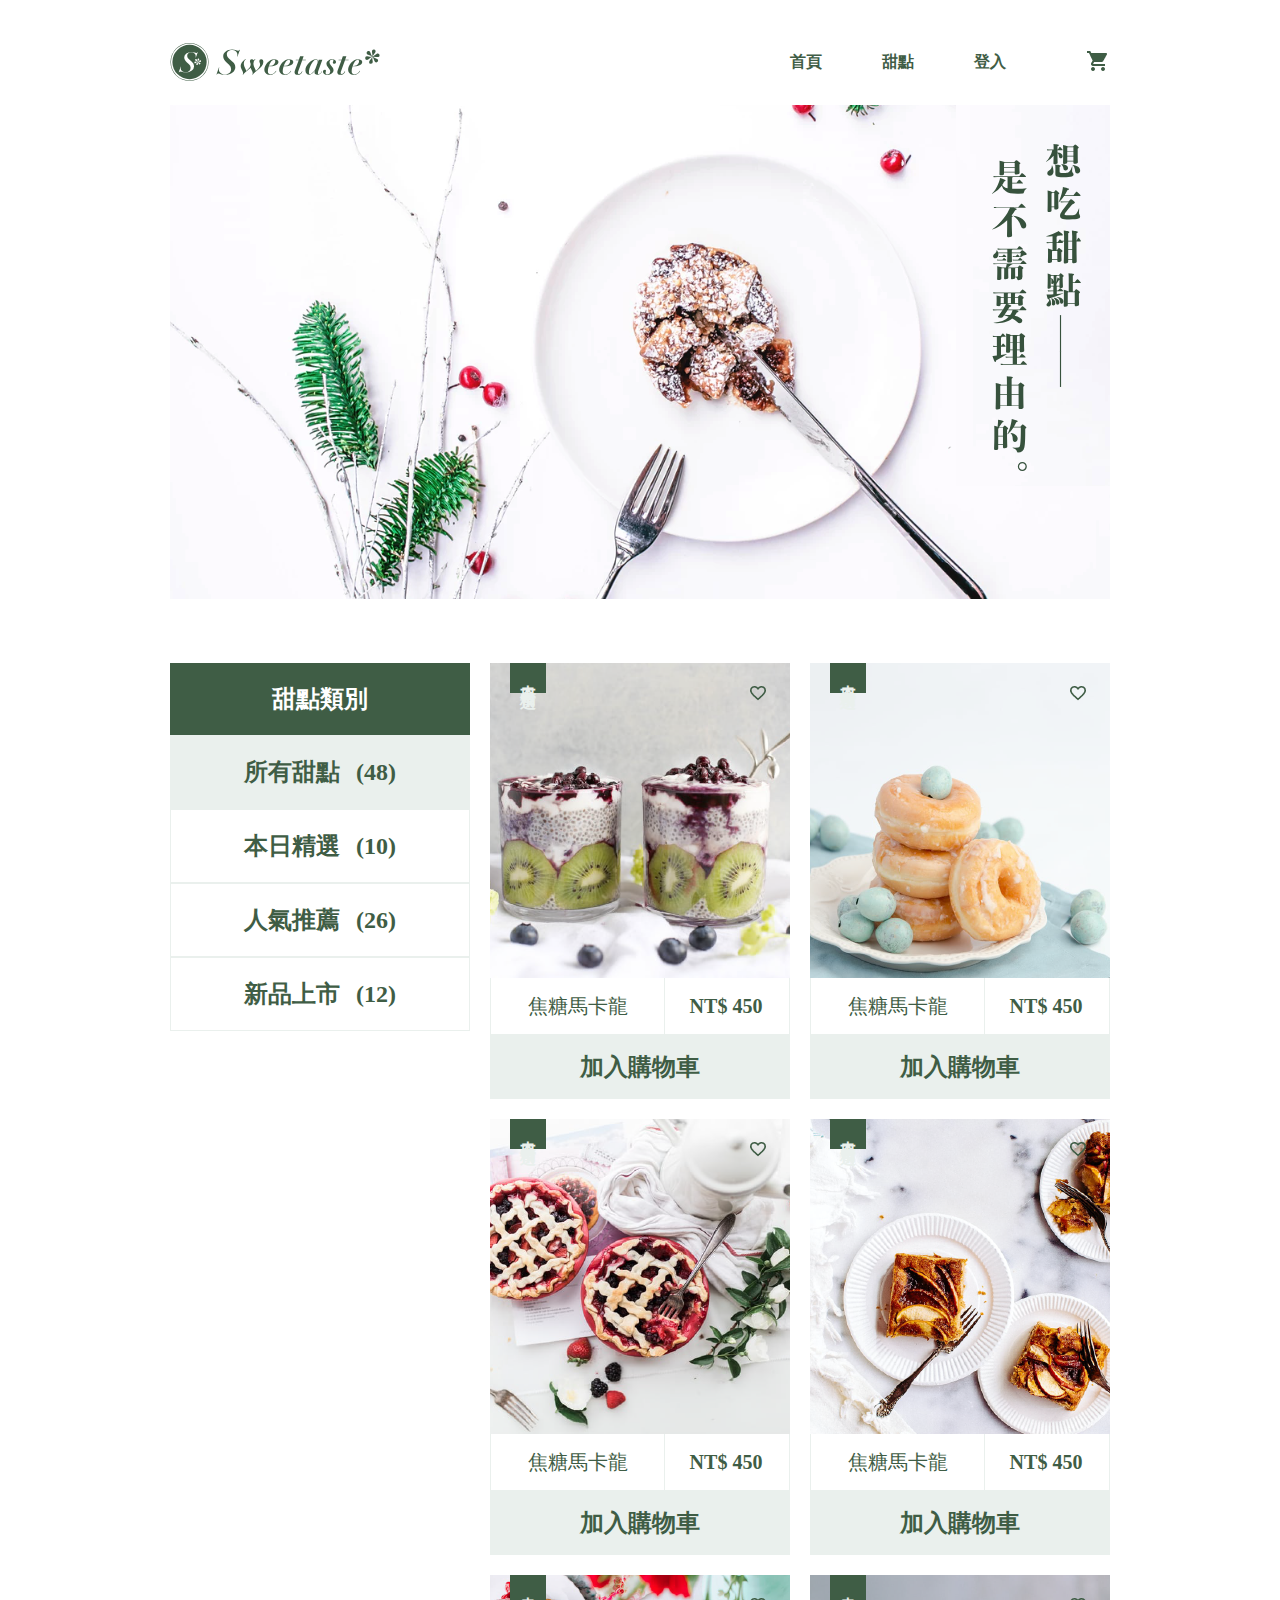
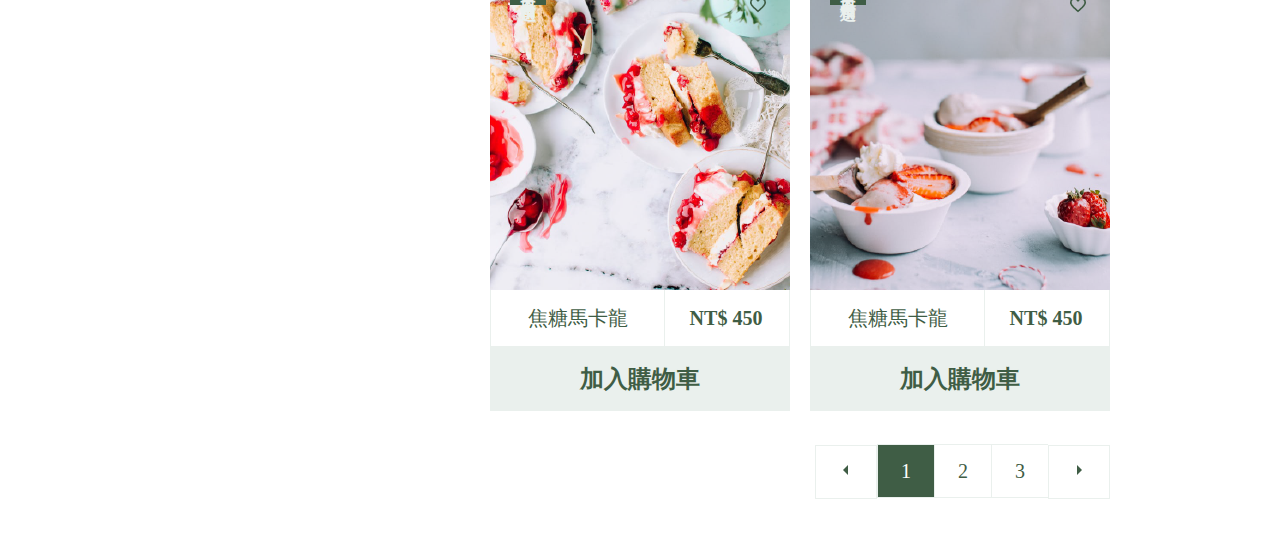
<file: task2/index.html>
<!DOCTYPE html>
<html lang="en">
  <head>
    <meta charset="UTF-8" />
    <meta http-equiv="X-UA-Compatible" content="IE=edge" />
    <meta name="viewport" content="width=device-width, initial-scale=1.0" />
    <title>Document</title>
    <link rel="stylesheet" href="css/style.css" />
  </head>
  <body>
    <div class="wrap">
      <div class="header">
        <div class="logo-menu">
          <img
            class="logo"
            src="images/logo-all-dark.svg"
            alt="Sweetaste logo圖片"
          />
          <div class="top-menu">
            <ul>
              <li><a href="#">首頁</a></li>
              <li><a href="#">甜點</a></li>
              <li><a href="#">登入</a></li>
              <li>
                <a class="sp-cart" href="#"
                  ><img src="images/shopping_cart.png" alt="購物車 icon"
                /></a>
              </li>
            </ul>
          </div>
        </div>
        <img src="images/banner.png" alt="banner" />
      </div>
      <div class="content">
        <div class="products">
          <div>
            <div class="left-menu">
              <ul>
                <h3>甜點類別</h3>
                <li class="selected">
                  <h4>所有甜點<span>(48)</span></h4>
                </li>
                <li>
                  <h4>本日精選<span>(10)</span></h4>
                </li>
                <li>
                  <h4>人氣推薦<span>(26)</span></h4>
                </li>
                <li>
                  <h4>新品上市<span>(12)</span></h4>
                </li>
              </ul>
            </div>
          </div>
          <div class="p-items">
            <div>
              <img src="images/p-1.png" alt="產品圖片:焦糖馬卡龍" />
              <div class="wordbox">
                <p>焦糖馬卡龍</p>
                <p>NT$ 450</p>
              </div>
              <button>加入購物車</button>
              <p class="recommend">本日精選</p>
              <img
                class="favorite"
                src="images/favorite_border.png"
                alt="加入我的最愛"
              />
            </div>
            <div>
              <img src="images/p-2.png" alt="產品圖片:焦糖馬卡龍" />
              <div class="wordbox">
                <p>焦糖馬卡龍</p>
                <p>NT$ 450</p>
              </div>
              <button>加入購物車</button>
              <p class="recommend">本日精選</p>
              <img
                class="favorite"
                src="images/favorite_border.png"
                alt="加入我的最愛"
              />
            </div>
            <div>
              <img src="images/p-3.png" alt="產品圖片:焦糖馬卡龍" />
              <div class="wordbox">
                <p>焦糖馬卡龍</p>
                <p>NT$ 450</p>
              </div>
              <button>加入購物車</button>
              <p class="recommend">本日精選</p>
              <img
                class="favorite"
                src="images/favorite_border.png"
                alt="加入我的最愛"
              />
            </div>
            <div>
              <img src="images/p-4.png" alt="產品圖片:焦糖馬卡龍" />
              <div class="wordbox">
                <p>焦糖馬卡龍</p>
                <p>NT$ 450</p>
              </div>
              <button>加入購物車</button>
              <p class="recommend">本日精選</p>
              <img
                class="favorite"
                src="images/favorite_border.png"
                alt="加入我的最愛"
              />
            </div>
            <div>
              <img src="images/p-5.png" alt="產品圖片:焦糖馬卡龍" />
              <div class="wordbox">
                <p>焦糖馬卡龍</p>
                <p>NT$ 450</p>
              </div>
              <button>加入購物車</button>
              <p class="recommend">本日精選</p>
              <img
                class="favorite"
                src="images/favorite_border.png"
                alt="加入我的最愛"
              />
            </div>
            <div>
              <img src="images/p-6.png" alt="產品圖片:焦糖馬卡龍" />
              <div class="wordbox">
                <p>焦糖馬卡龍</p>
                <p>NT$ 450</p>
              </div>
              <button>加入購物車</button>
              <p class="recommend">本日精選</p>
              <img
                class="favorite"
                src="images/favorite_border.png"
                alt="加入我的最愛"
              />
            </div>
          </div>
        </div>
        <div class="btn-pages">
          <ul>
            <li>
              <a class="btn-pb" href="#">
                <img src="images/arrow_left.png" alt="icon:頁碼往前一頁" />
              </a>
            </li>
            <li class="selected-page"><a href="#">1</a></li>
            <li><a href="#">2</a></li>
            <li><a href="#">3</a></li>
            <li>
              <a class="btn-pb" href="#">
                <img src="images/arrow_right.png" alt="icon:頁碼往後一頁" />
              </a>
            </li>
          </ul>
        </div>
      </div>
      <div class="footer"></div>
    </div>
  </body>
</html>
</file>
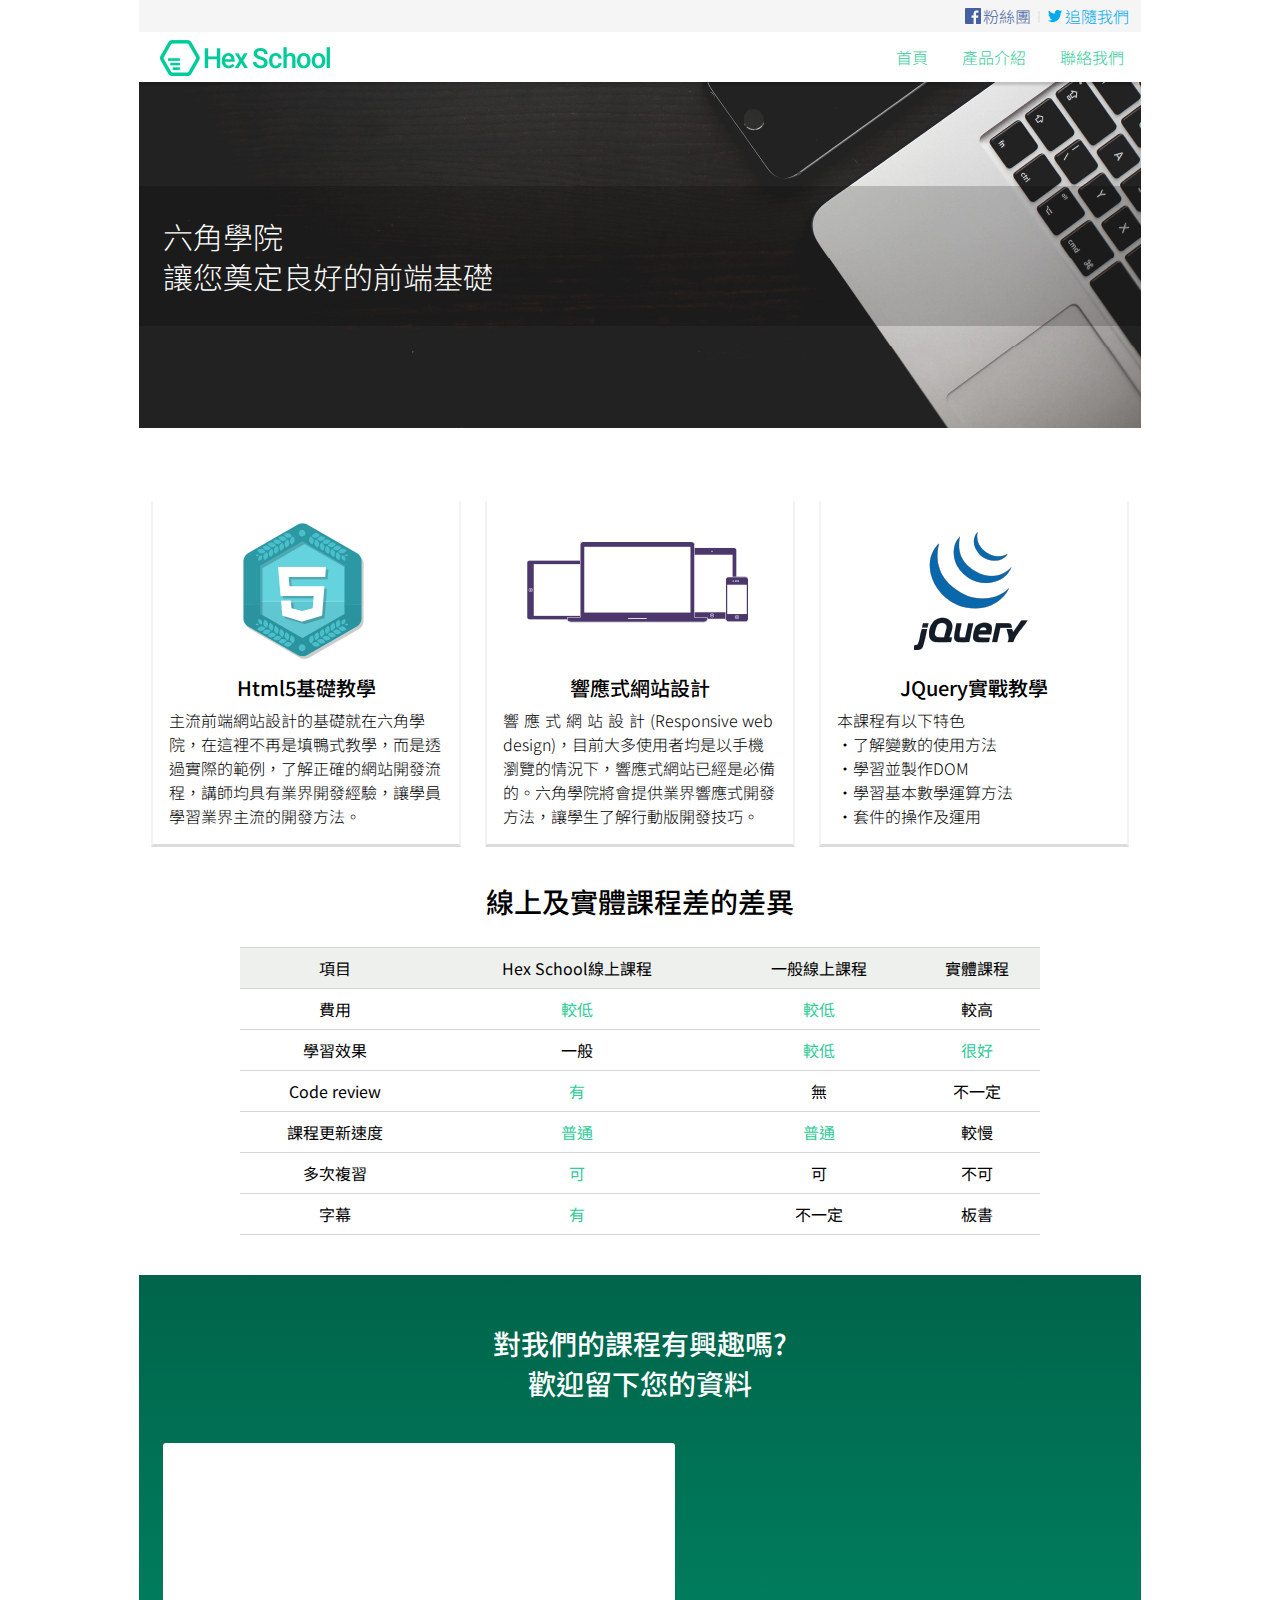
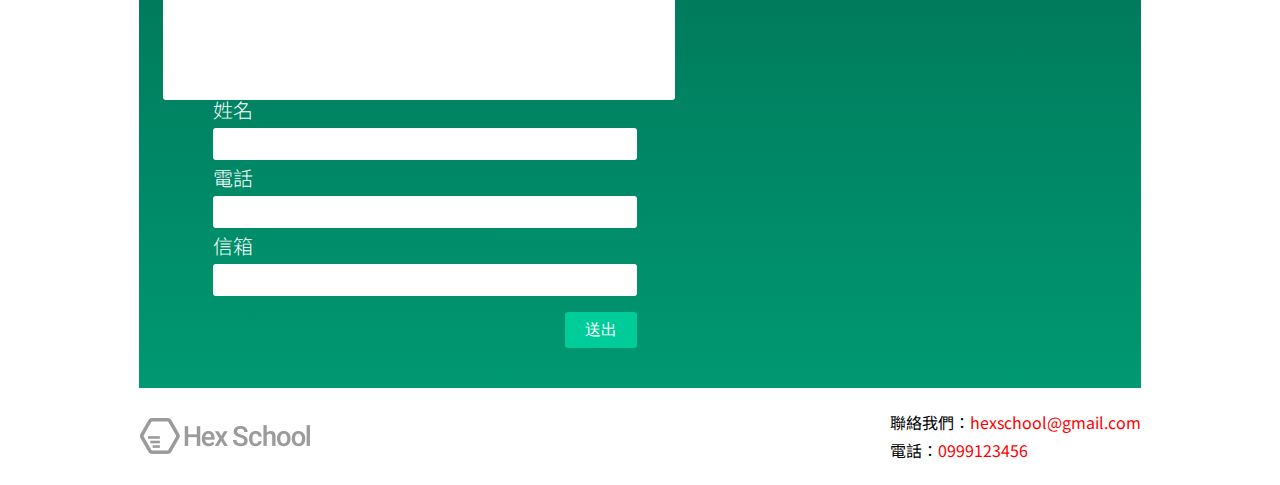
<file: Flex_homework/flex.html>
<!DOCTYPE html>
<html lang="en">
  <head>
    <meta charset="UTF-8" />
    <meta http-equiv="X-UA-Compatible" content="IE=edge" />
    <meta name="viewport" content="width=device-width, initial-scale=1.0" />
    <title>Document</title>
    <link rel="stylesheet" href="css/flex.css" />
    <link rel="preconnect" href="https://fonts.gstatic.com">
<link href="https://fonts.googleapis.com/css2?family=Noto+Sans+TC:wght@100;300;400&display=swap" rel="stylesheet">
    
  </head>
  <body>
    <div class="wrap">
      <div class="header">
        <div class="h-contact">
          <img src="images/facebookIcon.png" alt="facebook icon">
          <a class="fb" href="#">粉絲團</a>
          <span>∣</span>
          <img src="images/twitterIcon.png" alt="twitter icon">
          <a class="twitter" href="#">追隨我們</a>
        
        </div>
        <div class="h-lmenu">
          <img src="images/logo.png" alt="LOGO" />
          <div class="menu">
            <a href="#">首頁</a>
            <a href="#">產品介紹</a>
             <a href="#">聯絡我們</a>
           </div>
           
        </div>
        <div class="banner-wz">
          <img src="images/banner.png" alt="banner">
          <h1>六角學院<br>讓您奠定良好的前端基礎</h1>
        </div>
        
        
      </div>
      
      <div class="content">
        <div class="courses">
          <div class="course-item">
            <img src="images/html.png" alt="HTML" />
            <h2>Html5基礎教學</h2>
            <p>
              主流前端網站設計的基礎就在六角學院，在這裡不再是填鴨式教學，而是透過實際的範例，了解正確的網站開發流程，講師均具有業界開發經驗，讓學員學習業界主流的開發方法。
            </p>
          </div>
          <div class="course-item">
            <img src="images/rwd.png" alt="RWD" />
            <h2>響應式網站設計</h2>
            <p>
              <span>響應式網站設計</span>(Responsive web
              design)，目前大多使用者均是以手機瀏覽的情況下，響應式網站已經是必備的。六角學院將會提供業界響應式開發方法，讓學生了解行動版開發技巧。
            </p>
          </div>
          <div class="course-item">
            <img src="images/jQuery.png" alt="JQuery" />
            <h2>JQuery實戰教學</h2>
            <p>
              本課程有以下特色<br>
              <ul>
                <li>•了解變數的使用方法</li>
                <li>•學習並製作DOM</li>
                <li>•學習基本數學運算方法</li>
                <li>•套件的操作及運用</li>
              </ul>
            </p>
          </div>
        </div>
        <div class="comparation">
          <h2>線上及實體課程差的差異</h2>
          <table>
            <thead>
                <tr>
                    <th >項目</th>
                    <th >Hex School線上課程</th>
                    <th >一般線上課程</th>
                    <th >實體課程</th>
                </tr>
            </thead>
            <tr>
              <td>費用</td>
              <td class="hightlight">較低</td>
              <td class="hightlight">較低</td>
              <td>較高</td>
            </tr>
            <tr>
              <td>學習效果</td>
              <td>一般</td>
              <td class="hightlight">較低</td>
              <td class="hightlight">很好</td>
            </tr>
            <tr>
              <td>Code review</td>
              <td class="hightlight">有</td>
              <td>無</td>
              <td>不一定</td>
            </tr>
            <tr>
              <td>課程更新速度</td>
              <td class="hightlight">普通</td>
              <td class="hightlight">普通</td>
              <td>較慢</td>
            </tr>
            <tr>
              <td>多次複習</td>
              <td class="hightlight">可</td>
              <td>可</td>
              <td>不可</td>
            </tr>
            <tr>
              <td>字幕</td>
              <td class="hightlight">有</td>
              <td>不一定</td>
              <td>板書</td>
            </tr></table>

        </div>
        <div class="custInfo">
          <h2>對我們的課程有興趣嗎?<br>歡迎留下您的資料</h2>
          <div class="custInput">
            <textarea name="" cols="41" rows="11"></textarea>
            <ul>
              <li><label for="name">姓名</label><br>
                <input type="text" name="" id="name"></li>
                <li>            <label for="name">電話</label><br>
                  <input type="text" name="" id="name"></li>
                <li>            <label for="name">信箱</label><br>
                  <input type="text" name="" id="name"></li>
                <li>   <input class="btnSend" type="button" value="送出">         
                  </li>
            </ul>
              
          </div>

        </div>

      </div>
      <div class="footer">
        <div>
          <img src="images/footerLogo.png" alt="Hex School LOGO">
        </div>
        
        <div>
          <ul>
            <li>聯絡我們：<span>hexschool@gmail.com</span></li>
            <li>電話：<span>0999123456</li>
          </ul>
        </div>
      </div>

      
    </div>
  </body>
</html>
</file>
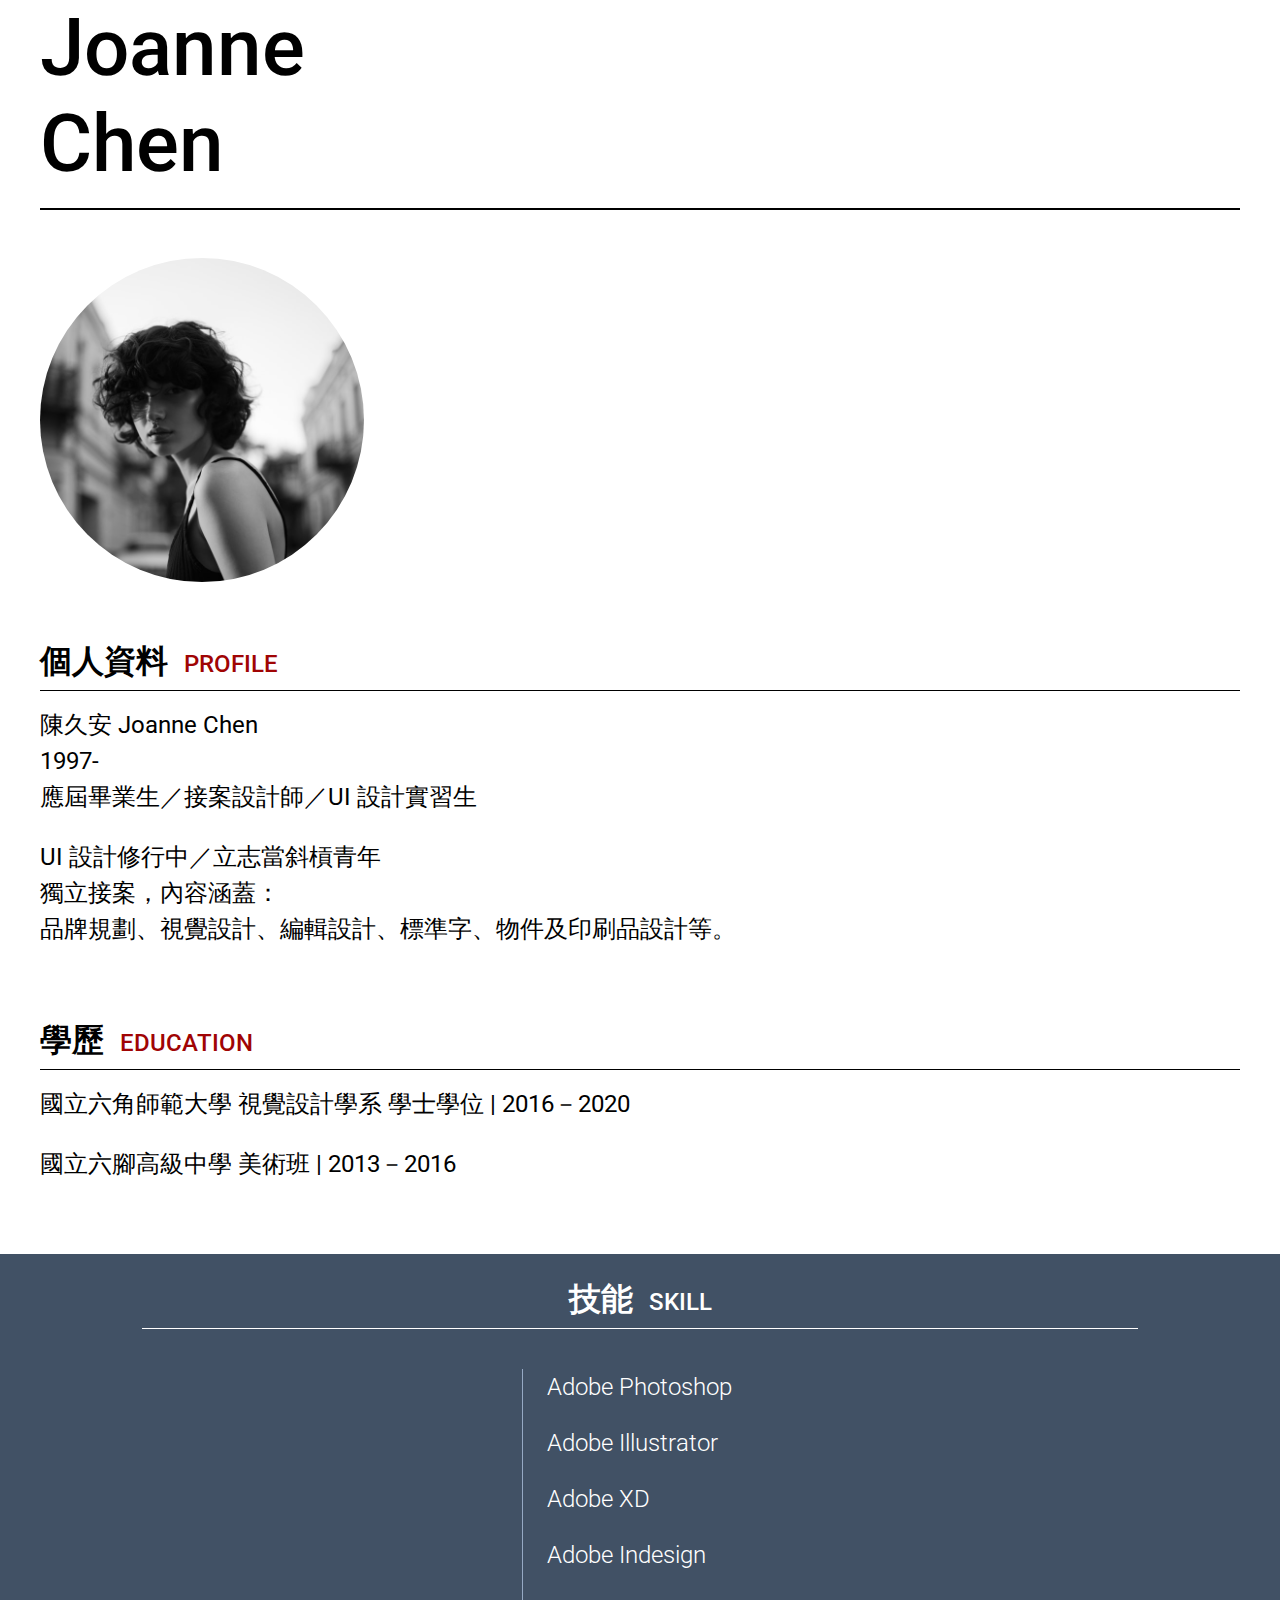
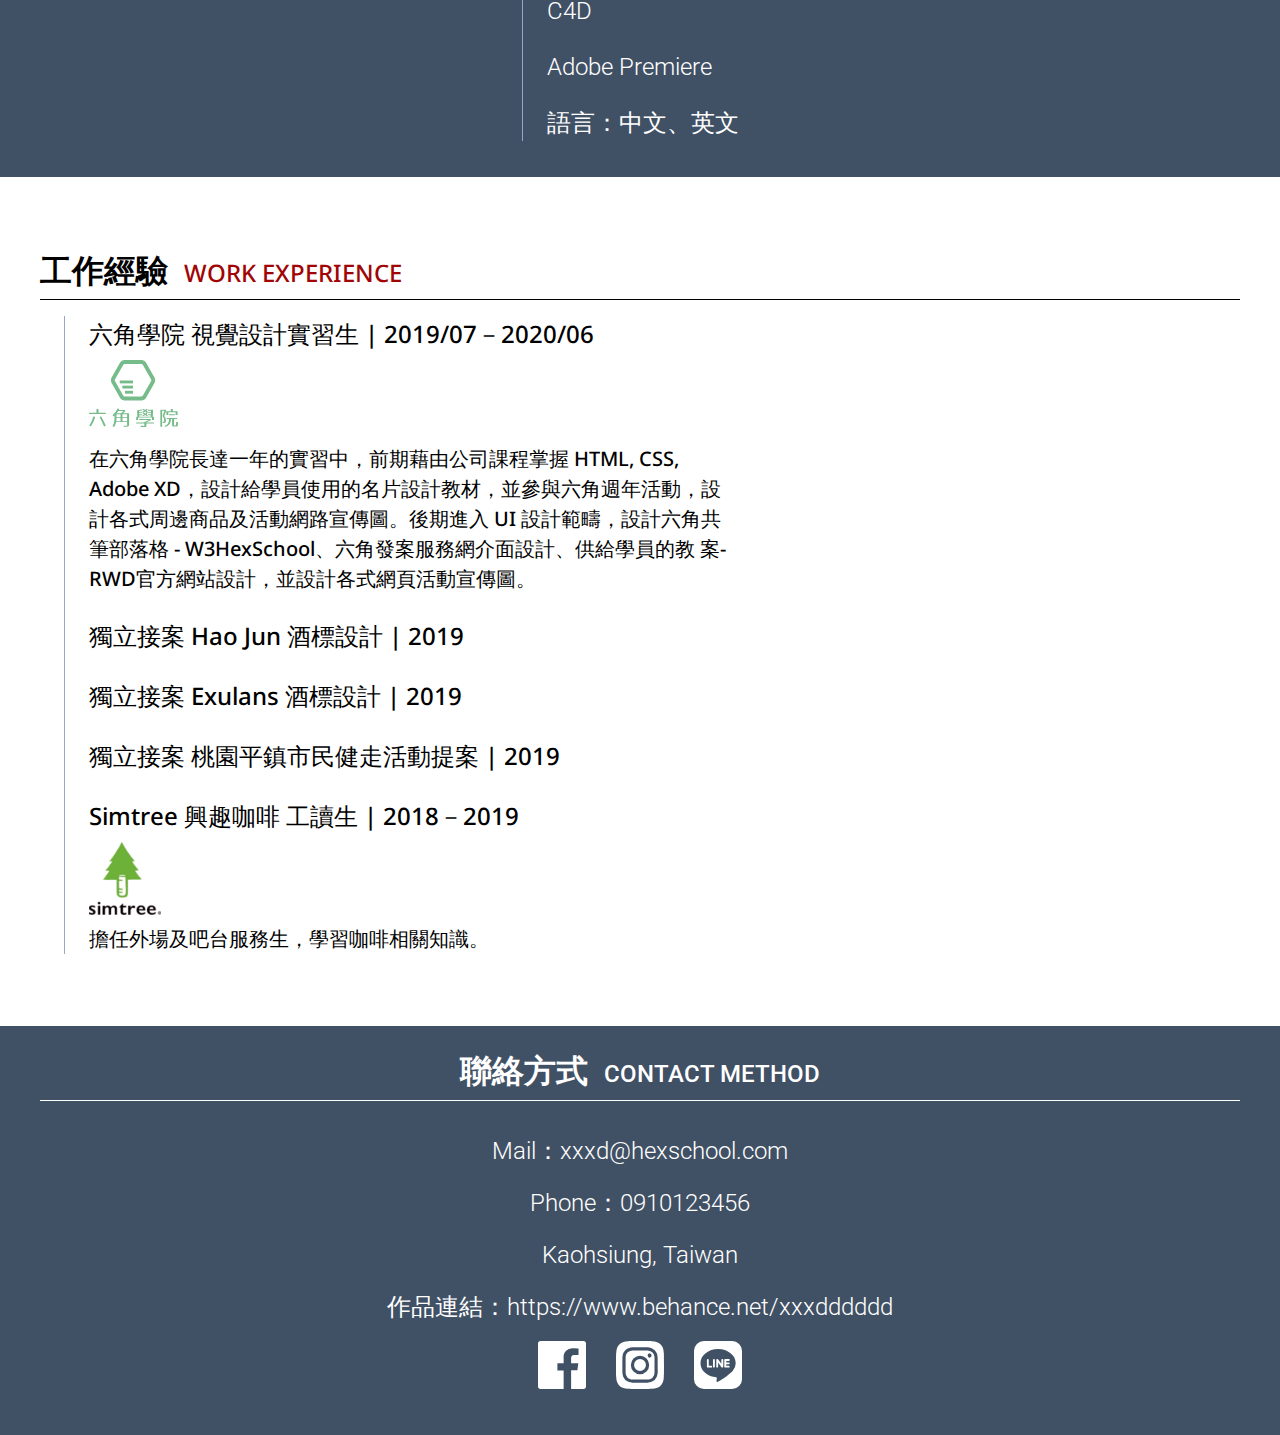
<file: task1/challeng1plus.html>
<!DOCTYPE html>
<html lang="en">
  <head>
    <meta charset="UTF-8" />
    <meta http-equiv="X-UA-Compatible" content="IE=edge" />
    <meta name="viewport" content="width=device-width, initial-scale=1.0" />
    <title>Document</title>
    <link rel="stylesheet" href="challenge1plus.css" />
    <style>
      @import url("https://fonts.googleapis.com/css2?family=Noto+Sans&family=Roboto:wght@300;400;500&display=swap");
    </style>
  </head>
  <body>
    <div class="containor">
      <h1 class="title">
        Joanne <br />
        Chen
      </h1>
      <img src="images/photo.png" alt="個人照片" />
      <div class="profile mb-9">
        <h2 class="subTitle">個人資料<span class="pl-2">PROFILE</span></h2>
        <ul>
          <li class="mb-3">
            陳久安 Joanne Chen <br />
            1997- <br />
            應屆畢業生／接案設計師／UI 設計實習生
          </li>
          <li>
            UI 設計修行中／立志當斜槓青年<br />
            獨立接案，內容涵蓋：<br />
            品牌規劃、視覺設計、編輯設計、標準字、物件及印刷品設計等。
          </li>
        </ul>
      </div>
      <div class="education mb-9">
        <h2 class="subTitle">學歷<span class="pl-2">EDUCATION</span></h2>
        <ul>
          <li class="mb-3">
            國立六角師範大學 視覺設計學系 學士學位 | 2016－2020
          </li>
          <li>國立六腳高級中學 美術班 | 2013－2016</li>
        </ul>
      </div>
    </div>
    <div class="darkBlue">
      <div class="skills">
        <h2 class="subTitle subTitle-white">
          技能<span class="pl-2">SKILL</span>
        </h2>
        <div class="skills-content">
          <ul>
            <li class="mb-20">Adobe Photoshop</li>
            <li class="mb-20">Adobe Illustrator</li>
            <li class="mb-20">Adobe XD</li>
            <li class="mb-20">Adobe Indesign</li>
            <li class="mb-20">C4D</li>
            <li class="mb-20">Adobe Premiere</li>
            <li>語言：中文、英文</li>
          </ul>
        </div>
      </div>
    </div>

    <div class="work">
      <h2 class="subTitle">
        工作經驗<span class="pl-2">WORK EXPERIENCE</span>
      </h2>
      <div class="workList">
        <h3>六角學院 視覺設計實習生 | 2019/07－2020/06</h3>
        <img class="mb-1 mt-1" src="images/Group 1.svg" alt="六角學院LOGO" />
        <p class="mb-3">
          在六角學院長達一年的實習中，前期藉由公司課程掌握 HTML, CSS, Adobe
          XD，設計給學員使用的名片設計教材，並參與六角週年活動，設計各式周邊商品及活動網路宣傳圖。後期進入
          UI 設計範疇，設計六角共筆部落格 -
          W3HexSchool、六角發案服務網介面設計、供給學員的教 案-
          RWD官方網站設計，並設計各式網頁活動宣傳圖。
        </p>
        <h3 class="mb-3">獨立接案 Hao Jun 酒標設計 | 2019</h3>
        <h3 class="mb-3">獨立接案 Exulans 酒標設計 | 2019</h3>
        <h3 class="mb-3">獨立接案 桃園平鎮市民健走活動提案 | 2019</h3>
        <h3 class="mt-1 mb-1">Simtree 興趣咖啡 工讀生 | 2018－2019</h3>
        <img src="images/simtree.png" alt="simstree LOGO" />
        <p>擔任外場及吧台服務生，學習咖啡相關知識。</p>
      </div>
    </div>

    <div class="darkBlue">
      <div class="contact">
        <h2 class="subTitle subTitle-white">
          聯絡方式<span class="pl-2">CONTACT METHOD</span>
        </h2>
        <div class="cInfo">
          <ul>
            <li class="mb-2">Mail：xxxd@hexschool.com</li>
            <li class="mb-2">Phone：0910123456</li>
            <li class="mb-2">Kaohsiung, Taiwan</li>
            <li class="mb-2">作品連結：https://www.behance.net/xxxdddddd</li>
            <li>
              <img src="images/facebook.svg" alt="Facebook" />
              <img
                class="pl-3"
                src="images/instagram-alt.svg"
                alt="Instagram"
              />
              <img class="pl-3" src="images/line.svg" alt="Line" />
            </li>
          </ul>
        </div>
      </div>
    </div>
  </body>
</html>
</file>
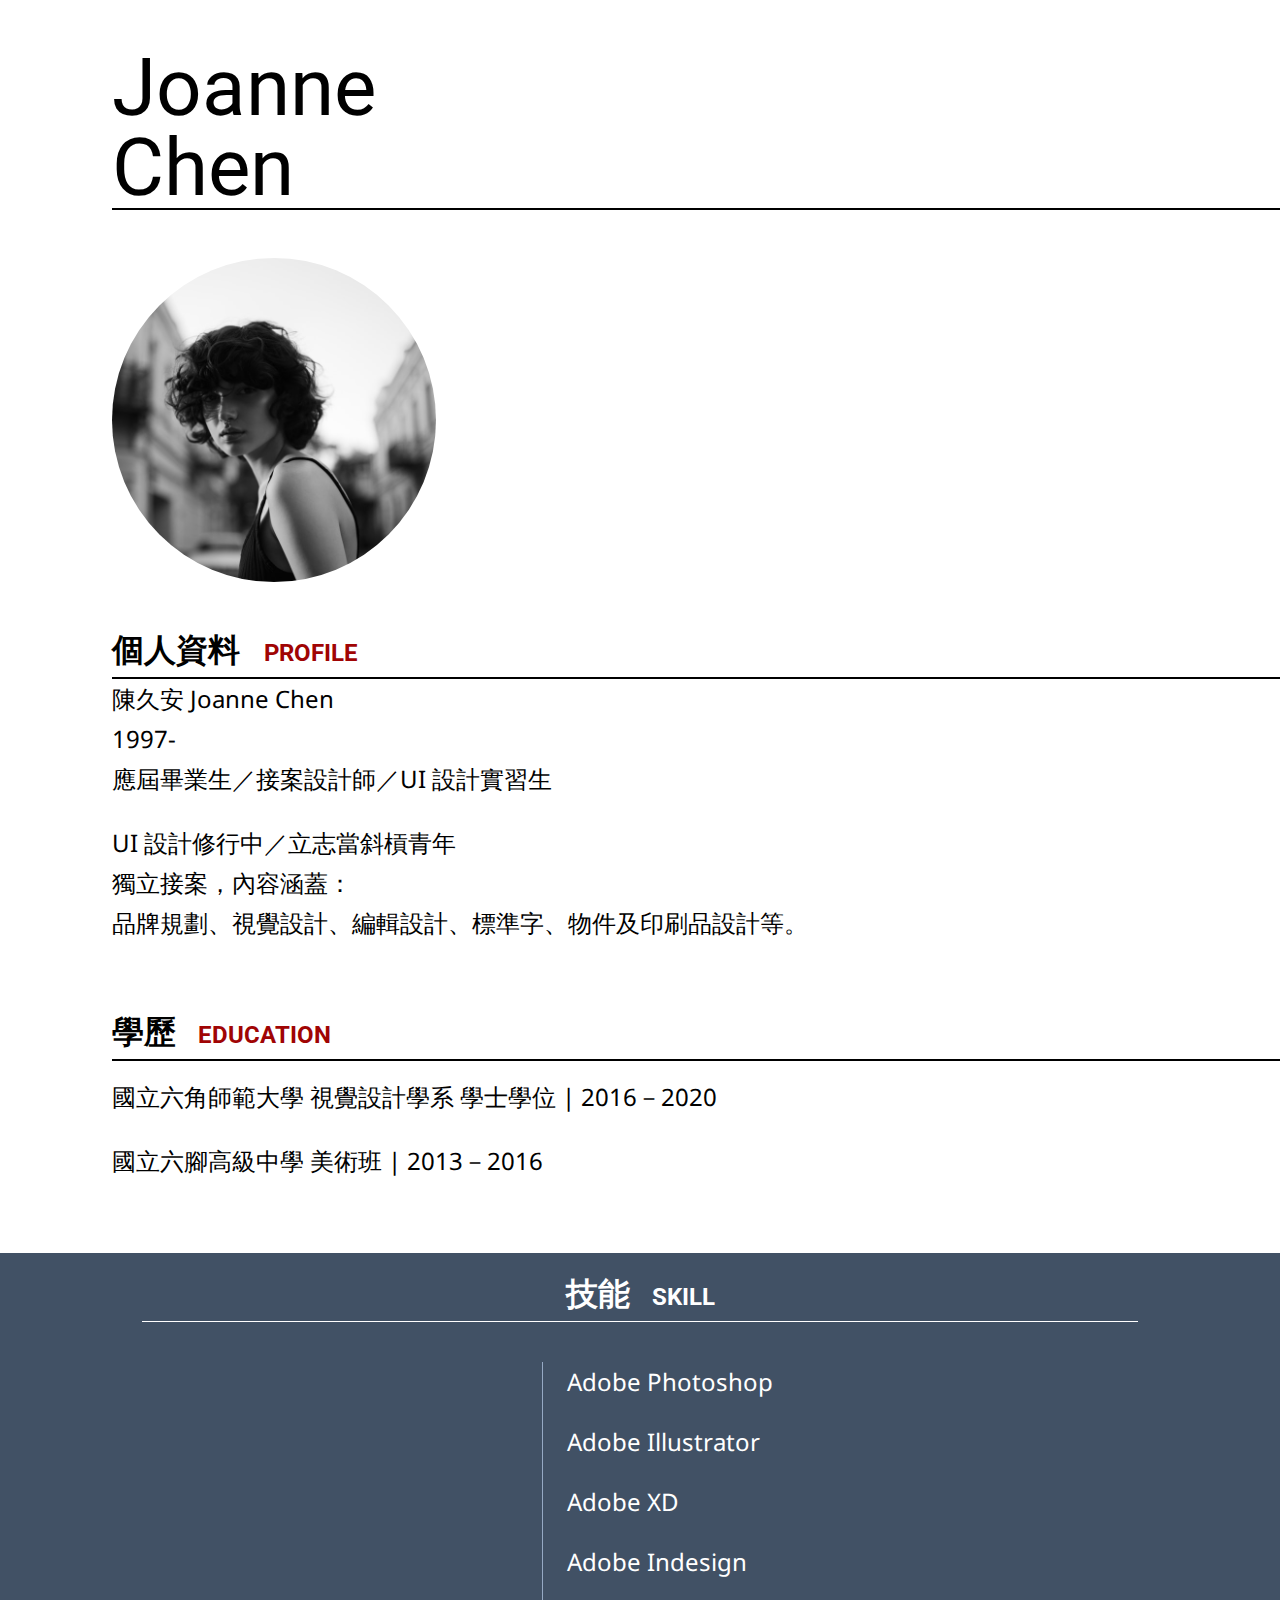
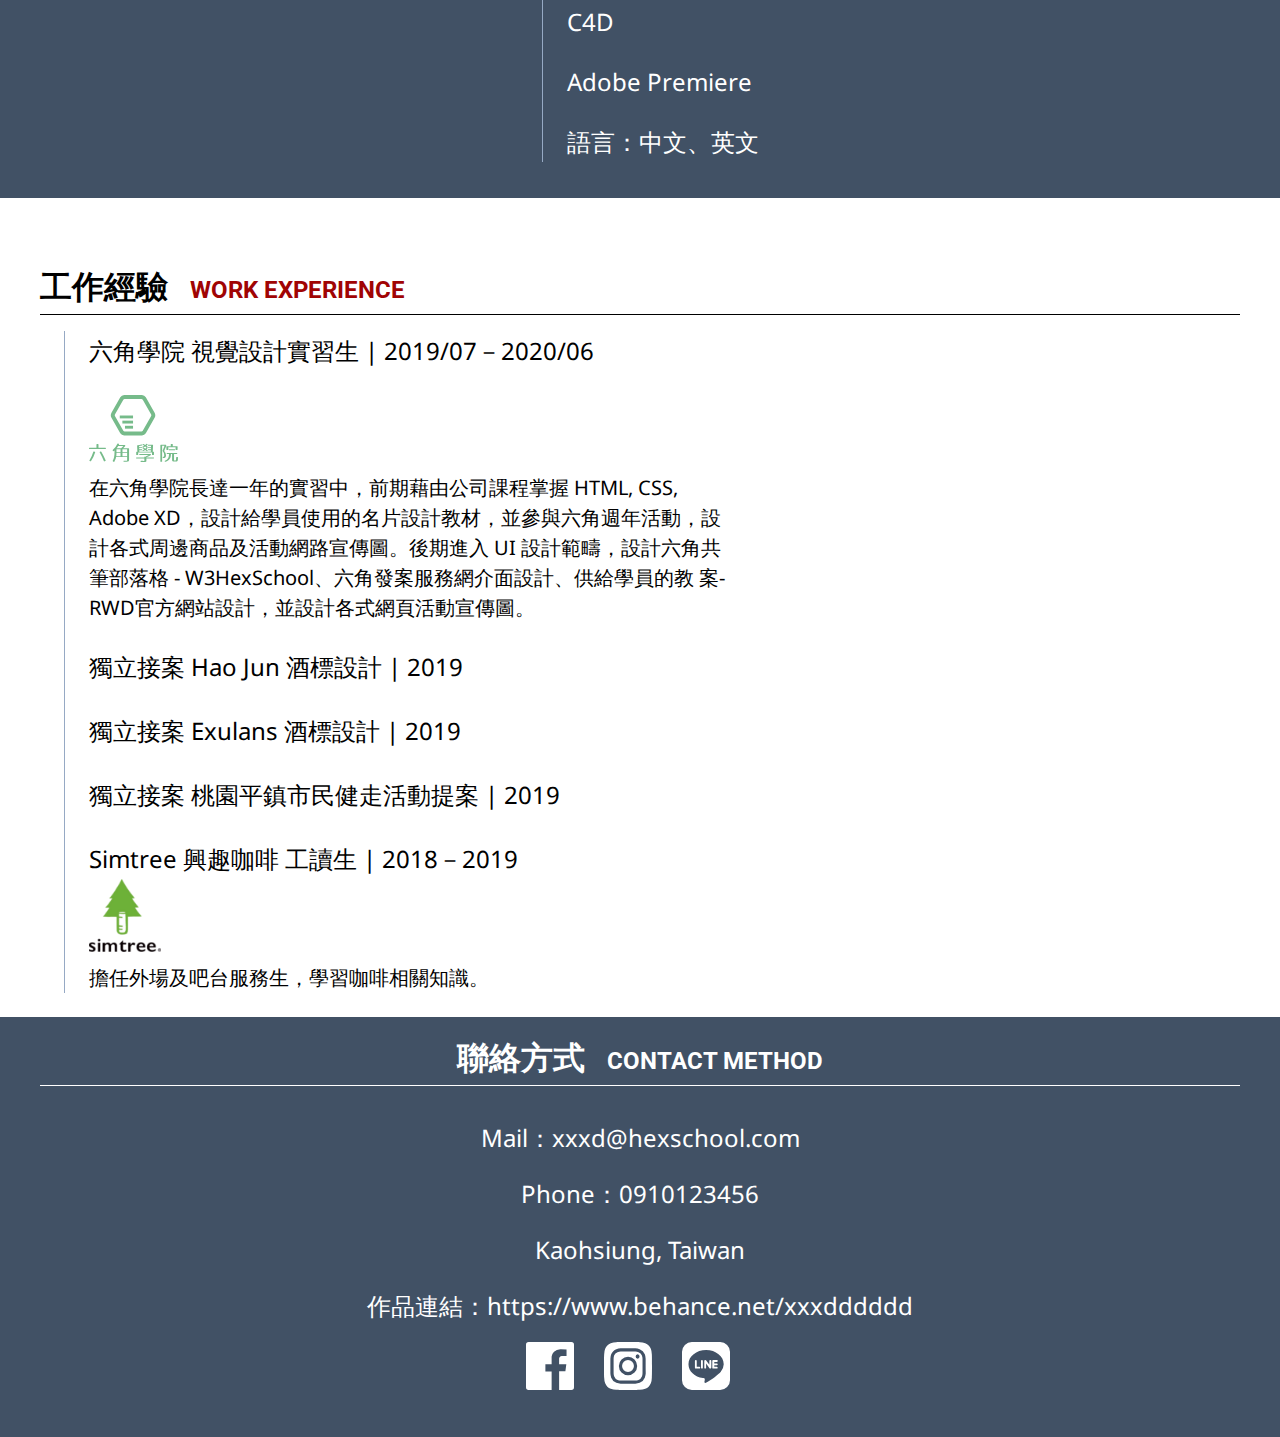
<file: task1/challenge1.html>
<!DOCTYPE html>
<html lang="en">
  <head>
    <meta charset="UTF-8" />
    <meta http-equiv="X-UA-Compatible" content="IE=edge" />
    <meta name="viewport" content="width=device-width, initial-scale=1.0" />
    <title>CSS切版作業</title>
    <link rel="stylesheet" href="challenge1.css" />
    <link rel="preconnect" href="https://fonts.gstatic.com" />
    <link rel="preconnect" href="https://fonts.gstatic.com" />
    <link rel="preconnect" href="https://fonts.gstatic.com" />
    <link rel="preconnect" href="https://fonts.gstatic.com" />
    <link href="https://fonts.googleapis.com/css2?family=Noto+Sans&family=Roboto:ital,wght@0,100;0,500;1,100&display=swap" rel="stylesheet"></head>
  <body>
      <div class="containor"></div>
    <div class="peWrap"><div class="profile">
        <h1>Joanne <br />Chen</h1>
        <img src="images/photo.png" alt="個人照片" />
        <h2>個人資料 <span> PROFILE</span></h2>
        <div class="pdiv1">
          <ul>
            <li>陳久安 Joanne Chen</li>
            <li>1997-</li>
            <li>應屆畢業生／接案設計師／UI 設計實習生</li>
          </ul>
        </div>
        <div class="pdiv2">
          <ul>
            <li>UI 設計修行中／立志當斜槓青年</li>
            <li>獨立接案，內容涵蓋：</li>
            <li>品牌規劃、視覺設計、編輯設計、標準字、物件及印刷品設計等。</li>
          </ul>
        </div>
      </div>
      <div class="education">
        <h2>學歷<span> EDUCATION</span></h2>
        <ul>
          <li class="line1">
            國立六角師範大學 視覺設計學系 學士學位 | 2016－2020
          </li>
          <li>國立六腳高級中學 美術班 | 2013－2016</li>
        </ul>
      </div>
    </div></div>
      

    <div class="skill">
      <h2>技能<span> SKILL</span></h2>
      <div class="sdiv1"></div>
      <div class="sdiv2">
        <ul>
          <li>Adobe Photoshop</li>
          <li>Adobe Illustrator</li>
          <li>Adobe XD</li>
          <li>Adobe Indesign</li>
          <li>C4D</li>
          <li>Adobe Premiere</li>
          <li class="last">語言：中文、英文</li>
        </ul>
      </div>
    </div>

    <div class="work">
      <h2>工作經驗<span> WORK EXPERIENCE</span></h2>
      <div class="content">
        <ul>
          <li>六角學院 視覺設計實習生 | 2019/07－2020/06</li>
          <img src="images/Group 1.svg" alt="六角學院LOGO" />
          <p>
            在六角學院長達一年的實習中，前期藉由公司課程掌握 HTML, CSS, Adobe
            XD，設計給學員使用的名片設計教材，並參與六角週年活動，設計各式周邊商品及活動網路宣傳圖。後期進入
            UI 設計範疇，設計六角共筆部落格 -
            W3HexSchool、六角發案服務網介面設計、供給學員的教 案-
            RWD官方網站設計，並設計各式網頁活動宣傳圖。
          </p>
          <li>獨立接案 Hao Jun 酒標設計 | 2019</li>
          <li>獨立接案 Exulans 酒標設計 | 2019</li>
          <li>獨立接案 桃園平鎮市民健走活動提案 | 2019</li>
          <li class="last">Simtree 興趣咖啡 工讀生 | 2018－2019</li>
          <img src="images/simtree.png" alt="simtree LOGO" />
          <p>擔任外場及吧台服務生，學習咖啡相關知識。</p>
        </ul>
      </div>
    </div>

    <div class="contact">
      <h2>聯絡方式<span> CONTACT METHOD</span></h2>
      <ul>
        <li>Mail：xxxd@hexschool.com</li>
        <li>Phone：0910123456</li>
        <li>Kaohsiung, Taiwan</li>
        <li>作品連結：https://www.behance.net/xxxdddddd</li>
        <div class="pic">
          <img src="images/facebook.svg" alt="Facebook" />
          <img src="images/instagram-alt.svg" alt="Instagram" />
          <img src="images/line.svg" alt="Line" />
        </div>
      </ul>
    </div>
  </body>
</html>
</file>
<file: task2/css/style.css>
/* http://meyerweb.com/eric/tools/css/reset/ 
   v2.0 | 20110126
   License: none (public domain)
*/

html,
body,
div,
span,
applet,
object,
iframe,
h1,
h2,
h3,
h4,
h5,
h6,
p,
blockquote,
pre,
a,
abbr,
acronym,
address,
big,
cite,
code,
del,
dfn,
em,
img,
ins,
kbd,
q,
s,
samp,
small,
strike,
strong,
sub,
sup,
tt,
var,
b,
u,
i,
center,
dl,
dt,
dd,
ol,
ul,
li,
fieldset,
form,
label,
legend,
table,
caption,
tbody,
tfoot,
thead,
tr,
th,
td,
article,
aside,
canvas,
details,
embed,
figure,
figcaption,
footer,
header,
hgroup,
menu,
nav,
output,
ruby,
section,
summary,
time,
mark,
audio,
video {
  margin: 0;
  padding: 0;
  border: 0;
  font-size: 100%;
  font: inherit;
  vertical-align: baseline;
}
/* HTML5 display-role reset for older browsers */
article,
aside,
details,
figcaption,
figure,
footer,
header,
hgroup,
menu,
nav,
section {
  display: block;
}
body {
  line-height: 1;
}
ol,
ul {
  list-style: none;
}
blockquote,
q {
  quotes: none;
}
blockquote:before,
blockquote:after,
q:before,
q:after {
  content: "";
  content: none;
}
table {
  border-collapse: collapse;
  border-spacing: 0;
}

.wrap {
  width: 1024px;
  margin: 0 auto;
  font-family: "微軟正黑體";
  color: #3f5d45;
  text-align: center;
  font-weight: 600;
}

.header {
  font-size: 16px;
  margin: 42px 42px 60px 42px;
}

.logo-menu {
  display: flex;
  justify-content: space-between;
  align-items: center;
  margin-bottom: 22px;
}

.logo-menu .logo {
  width: 210px;
  height: 40px;
}

.top-menu ul {
  display: flex;
  align-items: center;
}

.top-menu ul li a {
  padding: 8px 30px 8px 30px;
  /* background: wheat; */
  color: #3f5d45;
  text-decoration: none;
}
.top-menu ul li a.sp-cart {
  margin-left: 50px;
  padding: 0;
}

.top-menu ul li a:hover {
  background: #eaf0ed;
}

.content {
  font-size: 24px;
  margin: 0 42px 40px 42px;
}

.products {
  display: flex;
}

.left-menu {
  line-height: 40px;
  width: 300px;
  margin-right: 20px;
}

.left-menu h3 {
  background: #3f5d45;
  color: #ffffff;
  padding: 16px 64px;
}

.left-menu span {
  margin-left: 16px;
}

.left-menu ul li {
  padding: 16px 64px;
  border: 1px solid #eaf0ed;
}

.selected {
  background: #eaf0ed;
}

.p-items {
  display: flex;
  flex-wrap: wrap;
  justify-content: space-between;
  width: 620px;
}
.p-items div {
  display: flex;
  flex-wrap: wrap;
  width: 300px;
  position: relative;
}

.p-items .wordbox {
  align-items: center;
  font-size: 20px;
  height: 56px;
  border-left: 1px solid #eaf0ed;
  border-right: 1px solid #eaf0ed;
}

.p-items .wordbox p:first-child {
  font-weight: normal;
  width: 173px;
  line-height: 56px;
  border-right: 1px solid #eaf0ed;
}
.p-items .wordbox p:last-child {
  width: 122px;
}

.p-items div button {
  width: 300px;
  height: 65px;
  font-size: 24px;
  font-weight: 600;
  color: #3f5d45;
  background: #eaf0ed;
  border: none;
  margin-bottom: 20px;
}

.p-items .recommend {
  padding: 9px 10px;
  background: #3f5d45;
  writing-mode: vertical-lr;
  letter-spacing: 3px;
  color: #eaf0ed;
  font-size: 16px;
  position: absolute;
  top: 0%;
  left: 20px;
}

.p-items .favorite {
  position: absolute;
  top: 20px;
  right: 22px;
}

.btn-pages ul {
  display: flex;
  justify-content: flex-end;
  align-items: center;
  height: 60px;
  font-size: 20px;
  margin-top: 10px;
}

.btn-pages ul li a {
  text-decoration: none;
  padding: 15px 23px;
  border-left: 1px solid #eaf0ed;
  border-top: 1px solid #eaf0ed;
  border-bottom: 1px solid #eaf0ed;
  color: #3f5d45;
  font-weight: normal;
}

.btn-pages ul li a:hover {
  background: #3f5d45;
  color: #ffffff;
}

.btn-pages ul li.selected-page a {
  background: #3f5d45;
  color: #ffffff;
  font-weight: 500;
}

.btn-pages a.btn-pb {
  padding: 18px 18px 12px 18px;
  border-right: 1px solid #eaf0ed;
}
</file>
<file: Flex_homework/css/flex.css>
/* http://meyerweb.com/eric/tools/css/reset/ 
   v2.0 | 20110126
   License: none (public domain)
*/

html,
body,
div,
span,
applet,
object,
iframe,
h1,
h2,
h3,
h4,
h5,
h6,
p,
blockquote,
pre,
a,
abbr,
acronym,
address,
big,
cite,
code,
del,
dfn,
em,
img,
ins,
kbd,
q,
s,
samp,
small,
strike,
strong,
sub,
sup,
tt,
var,
b,
u,
i,
center,
dl,
dt,
dd,
ol,
ul,
li,
fieldset,
form,
label,
legend,
table,
caption,
tbody,
tfoot,
thead,
tr,
th,
td,
article,
aside,
canvas,
details,
embed,
figure,
figcaption,
footer,
header,
hgroup,
menu,
nav,
output,
ruby,
section,
summary,
time,
mark,
audio,
video {
  margin: 0;
  padding: 0;
  border: 0;
  font-size: 100%;
  font: inherit;
  vertical-align: baseline;
}
/* HTML5 display-role reset for older browsers */
article,
aside,
details,
figcaption,
figure,
footer,
header,
hgroup,
menu,
nav,
section {
  display: block;
}
body {
  line-height: 1;
}
ol,
ul {
  list-style: none;
}
blockquote,
q {
  quotes: none;
}
blockquote:before,
blockquote:after,
q:before,
q:after {
  content: "";
  content: none;
}
table {
  border-collapse: collapse;
  border-spacing: 0;
  margin: 0 auto;
}

body {
  font-family: "Noto Sans TC", sans-serif;
  font-weight: 300;
  font-size: 16px;
  margin: 0 auto;
}

table {
  width: 800px;
  border-top: 1px solid #d5d5d5;
  border-bottom: 1px solid #d5d5d5;
  margin-top: 32px;
  text-align: center;
}
table thead {
  background: #eef0ee;
}
table tr th {
  font-weight: 400;
  padding-top: 12px;
  padding-bottom: 12px;
}
table tr td {
  font-weight: 400;
  border-top: 1px solid #d5d5d5;
  padding-top: 12px;
  padding-bottom: 12px;
}
h1 {
  font-size: 30px;
  font-weight: 300;
  line-height: 40px;
}
h2 {
  text-align: center;
  font-size: 28px;
  font-weight: 500;
}

.wrap {
  margin: 0 auto;
  width: 1002px;
}

.header {
  margin: 0 auto 72px auto;
}

.h-contact {
  display: flex;
  justify-content: flex-end;
  background: #f5f5f5;
  padding: 8px 12px 8px 0;
}
.h-contact a {
  text-decoration: none;
}
.h-contact a.fb {
  color: #4460a0;
}
.h-contact a.twitter {
  color: #00aaec;
}
.h-contact span {
  color: #dcdada;
}
.h-contact img {
  margin-right: 2px;
}

.h-lmenu {
  display: flex;
  justify-content: space-between;
  background-color: #ffffff;
}

.menu {
  display: flex;
  justify-content: flex-end;
}

.menu a {
  color: #31cb97;
  text-decoration: none;
  padding: 16px;
  border: 1px solid white;
}

.menu a:hover {
  color: black;
  background: #31cb97;
}

.banner-wz {
  position: relative;
}

.banner-wz h1 {
  position: absolute;
  top: 30%;
  color: #ffffff;
  background: #0000002e;
  width: 978px;
  padding: 30px 0px 30px 24px;
}

.content {
  margin-bottom: 20px;
}

.courses {
  display: flex;
  justify-content: space-around;
  margin: 0 auto;
}

.course-item {
  width: 306px;
  font-size: 16px;
  line-height: 24px;
  padding-bottom: 16px;
  border-left: 2px solid #f4f1f1;
  border-right: 2px solid #f4f1f1;
  border-bottom: 3px solid #dddcdc;
}

.course-item h2 {
  text-align: center;
  font-size: 20px;
  font-weight: 500;
  margin-bottom: 8px;
}

.course-item p {
  padding-left: 16px;
  padding-right: 16px;
}

.course-item span {
  letter-spacing: 5px;
}

.course-item ul {
  font-weight: 300;
  padding-left: 16px;
}

.comparation {
  margin-top: 40px;
  margin-bottom: 40px;
}

.custInfo {
  background: linear-gradient(#00644a, #009872);
  box-sizing: border-box;
  width: 1002px;
  padding: 48px 24px 32px 24px;
  color: white;
}

.custInfo h2 {
  line-height: 40px;
}
.custInput {
  display: flex;
  flex-wrap: wrap;
  margin-top: 40px;
}

.custInput ul {
  display: flex;
  flex-direction: column;
  justify-content: space-between;
  padding-left: 50px;
}

.custInput ul li {
  font-size: 20px;
  margin-bottom: 8px;
}

.custInput textarea {
  resize: none;
  border-radius: 3px;
  border-style: none;
  font-size: 20px;
}

.custInput input {
  margin-top: 8px;
  width: 420px;
  height: 30px;
  border-radius: 3px;
  border-style: none;
}
.custInput input.btnSend {
  width: 72px;
  height: 36px;
  float: right;
  color: #ffffff;
  font-size: 16px;
  background: #00cc99;
  border: none;
}

.footer {
  display: flex;
  align-items: center;
  justify-content: space-between;
  background: #ffffff;
  font-weight: 400;
  padding-bottom: 10px;
}

.footer ul li {
  line-height: 28px;
}
.footer span {
  color: red;
}

.hightlight {
  color: #31cb97;
}
/* 
table tr:nth-child(n) td:nth-child(1) {
  background-color: yellow;
} */
</file>
<file: task1/challenge1plus.css>
/* http://meyerweb.com/eric/tools/css/reset/ 
   v2.0 | 20110126
   License: none (public domain)
*/

html,
body,
div,
span,
applet,
object,
iframe,
h1,
h2,
h3,
h4,
h5,
h6,
p,
blockquote,
pre,
a,
abbr,
acronym,
address,
big,
cite,
code,
del,
dfn,
em,
img,
ins,
kbd,
q,
s,
samp,
small,
strike,
strong,
sub,
sup,
tt,
var,
b,
u,
i,
center,
dl,
dt,
dd,
ol,
ul,
li,
fieldset,
form,
label,
legend,
table,
caption,
tbody,
tfoot,
thead,
tr,
th,
td,
article,
aside,
canvas,
details,
embed,
figure,
figcaption,
footer,
header,
hgroup,
menu,
nav,
output,
ruby,
section,
summary,
time,
mark,
audio,
video {
  margin: 0;
  padding: 0;
  border: 0;
  font-size: 100%;
  font: inherit;
  vertical-align: baseline;
}
/* HTML5 display-role reset for older browsers */
article,
aside,
details,
figcaption,
figure,
footer,
header,
hgroup,
menu,
nav,
section {
  display: block;
}
body {
  line-height: 1;
}
ol,
ul {
  list-style: none;
}
blockquote,
q {
  quotes: none;
}
blockquote:before,
blockquote:after,
q:before,
q:after {
  content: "";
  content: none;
}
table {
  border-collapse: collapse;
  border-spacing: 0;
  border-bottom: 10px solid black;
}

body {
  font-size: 24px;
  line-height: 36px;
  font-family: "Roboto", sans-serif;
}

.darkBlue {
  background: #415165;
}

.title {
  font-size: 80px;
  font-weight: 500;
  line-height: 96px;
  padding-bottom: 16px;
  border-bottom: 2px solid black;
}

h3 {
  font-size: 24px;
  line-height: 36px;
}

.containor {
  width: 1200px;
  margin: 0 auto;
}

.containor img {
  margin-top: 48px;
  margin-bottom: 48px;
}

.subTitle {
  font-size: 32px;
  line-height: 42px;
  border-bottom: 1px solid black;
  padding-bottom: 8px;
  margin-bottom: 16px;
  font-weight: bold;
}

.subTitle span {
  color: #a00404;
  font-size: 24px;
  line-height: 28px;
  font-weight: 500;
}

.subTitle-white {
  text-align: center;
  border-bottom: 1px solid white;
  line-height: 42px;
  color: white;
}
.subTitle-white span {
  color: white;
  line-height: 28px;
  font-weight: 500;
}
.skills {
  padding-top: 24px;
  padding-bottom: 36px;
  width: 996px;
  margin: 0 auto;
}

.skills-content {
  margin: 0 auto;
  width: 212px;
  margin-top: 40px;
  border-left: 1px solid #96a9c4;
  padding-left: 24px;
  color: white;
  font-weight: 300;
}
.work {
  margin: 72px auto;
  width: 1200px;
  font-family: "Noto Sans", sans-serif;
  font-weight: 500;
}

.workList {
  margin-top: 16px;
  margin-left: 24px;
  padding-left: 24px;
  width: 1200px;
  border-left: 1px solid #96a9c4;
}

.workList p {
  font-size: 20px;
  line-height: 30px;
  width: 642px;
}

.contact {
  padding-top: 24px;
  padding-bottom: 36px;
  width: 1200px;

  margin: 0 auto;
  text-align: center;
  color: white;
}

.contact h2 {
  margin: 0 auto;
  border-bottom: 1px solid white;
}

.cInfo {
  margin: 0 auto;
  margin-top: 32px;
  font-weight: 300;
}
.pb-1 {
  padding-bottom: 8px;
}
.pl-2 {
  padding-left: 16px;
}
.pl-3 {
  padding-left: 24px;
}

.mb-1 {
  margin-top: 8px;
}

.mb-1 {
  margin-bottom: 8px;
}

.mb-2 {
  margin-bottom: 16px;
}

.mb-3 {
  margin-bottom: 24px;
}

.mb-9 {
  margin-bottom: 72px;
}

.mb-20 {
  margin-bottom: 20px;
}
</file>
<file: task1/challenge1.css>
/* http://meyerweb.com/eric/tools/css/reset/ 
   v2.0 | 20110126
   License: none (public domain)
*/

html,
body,
div,
span,
applet,
object,
iframe,
h1,
h2,
h3,
h4,
h5,
h6,
p,
blockquote,
pre,
a,
abbr,
acronym,
address,
big,
cite,
code,
del,
dfn,
em,
img,
ins,
kbd,
q,
s,
samp,
small,
strike,
strong,
sub,
sup,
tt,
var,
b,
u,
i,
center,
dl,
dt,
dd,
ol,
ul,
li,
fieldset,
form,
label,
legend,
table,
caption,
tbody,
tfoot,
thead,
tr,
th,
td,
article,
aside,
canvas,
details,
embed,
figure,
figcaption,
footer,
header,
hgroup,
menu,
nav,
output,
ruby,
section,
summary,
time,
mark,
audio,
video {
  margin: 0;
  padding: 0;
  border: 0;
  font-size: 100%;
  font: inherit;
  vertical-align: baseline;
}
/* HTML5 display-role reset for older browsers */
article,
aside,
details,
figcaption,
figure,
footer,
header,
hgroup,
menu,
nav,
section {
  display: block;
}
body {
  line-height: 1;
}
ol,
ul {
  list-style: none;
}
blockquote,
q {
  quotes: none;
}
blockquote:before,
blockquote:after,
q:before,
q:after {
  content: "";
  content: none;
}
table {
  border-collapse: collapse;
  border-spacing: 0;
}

h2 {
  font-family: "Noto Sans", sans-serif;
  font-size: 32px;
  padding-bottom: 8px;
  font-weight: bold;
}

h2 span {
  font-family: "Roboto", sans-serif;
  color: #a00404;
  margin-left: 16px;
  font-size: 24px;
  line-height: 32px;
}

.peWrap {
  width: 1200px;
  margin: 0 auto;
}

.profile {
  margin-top: 48px;
  margin-left: 72px;
}
.profile h1 {
  font-size: 80px;
  font-family: "Roboto", sans-serif;
  border-bottom: 2px solid black;
  width: 1200px;
}

.profile img {
  margin-top: 48px;
  margin-bottom: 48px;
}

.profile h2 {
  border-bottom: 2px solid black;
  padding-bottom: 8px;
  width: 1200px;
}

.profile .pdiv1 {
  margin-bottom: 24px;
}

.profile .pdiv2 {
  margin-bottom: 72px;
}

.education {
  margin-bottom: 72px;
  margin-left: 72px;
}

.education h2 {
  border-bottom: 2px solid black;
  margin-bottom: 16px;
  width: 1200px;
}
.education ul li.line1 {
  margin-bottom: 24px;
}

ul {
  font-family: "Noto Sans", sans-serif;
  font-size: 24px;
  line-height: 40px;
}

.skill {
  background: #415165;
  color: white;
  padding-top: 24px;
  margin: 0 auto;
}
.skill span {
  font-size: 24px;
  line-height: 32px;
  color: white;
}

.skill h2 {
  border-bottom: 1px solid #ffffff;
  margin-bottom: 40px;
  margin-left: auto;
  margin-right: auto;
  text-align: center;
  width: 996px;
}

.skill .sdiv1 {
  display: inline-block;
  width: 42%;
  /* height: 100%; */
}

.skill .sdiv2 {
  display: inline-block;
  border-left: 1px solid #96a9c4;
  padding-left: 24px;
  font-size: 100px;
  margin-bottom: 36px;
  font-family: "Roboto", sans-serif;
}

.skill ul li {
  margin-bottom: 20px;
}
.skill ul li.last {
  margin-bottom: 0px;
}

.work {
  width: 1200px;
  padding-top: 72px;
  margin-left: auto;
  margin-right: auto;
}
.work h2 {
  border-bottom: 1px solid black;
}

.work .content {
  padding-left: 24px;
  margin-top: 16px;
  margin-left: 24px;
  border-left: 1px solid #96a9c4;
}

.work .content ul li {
  margin-bottom: 24px;
}
.work p {
  width: 642px;
  font-size: 20px;
  line-height: 30px;
  margin-bottom: 24px;
}

.work .content ul li.last {
  margin-bottom: 0px;
}
.contact {
  margin-top: 72px;
  padding-bottom: 36px;
  background: #415165;
  text-align: center;
  margin: 0 auto;
}

.contact h2 {
  border-bottom: 1px solid white;
  text-align: center;
  margin-left: auto;
  margin-right: auto;
  padding-top: 24px;
  color: white;
  width: 1200px;
}

.contact ul {
  margin-top: 32px;
}

.contact ul li {
  color: white;
  font-size: 24px;
  margin-bottom: 16px;
}

.contact span {
  font-size: 24px;
  line-height: 32px;
  color: white;
}

.contact .pic img {
  margin-right: 24px;
}

.ff-Noto {
}
</file>
